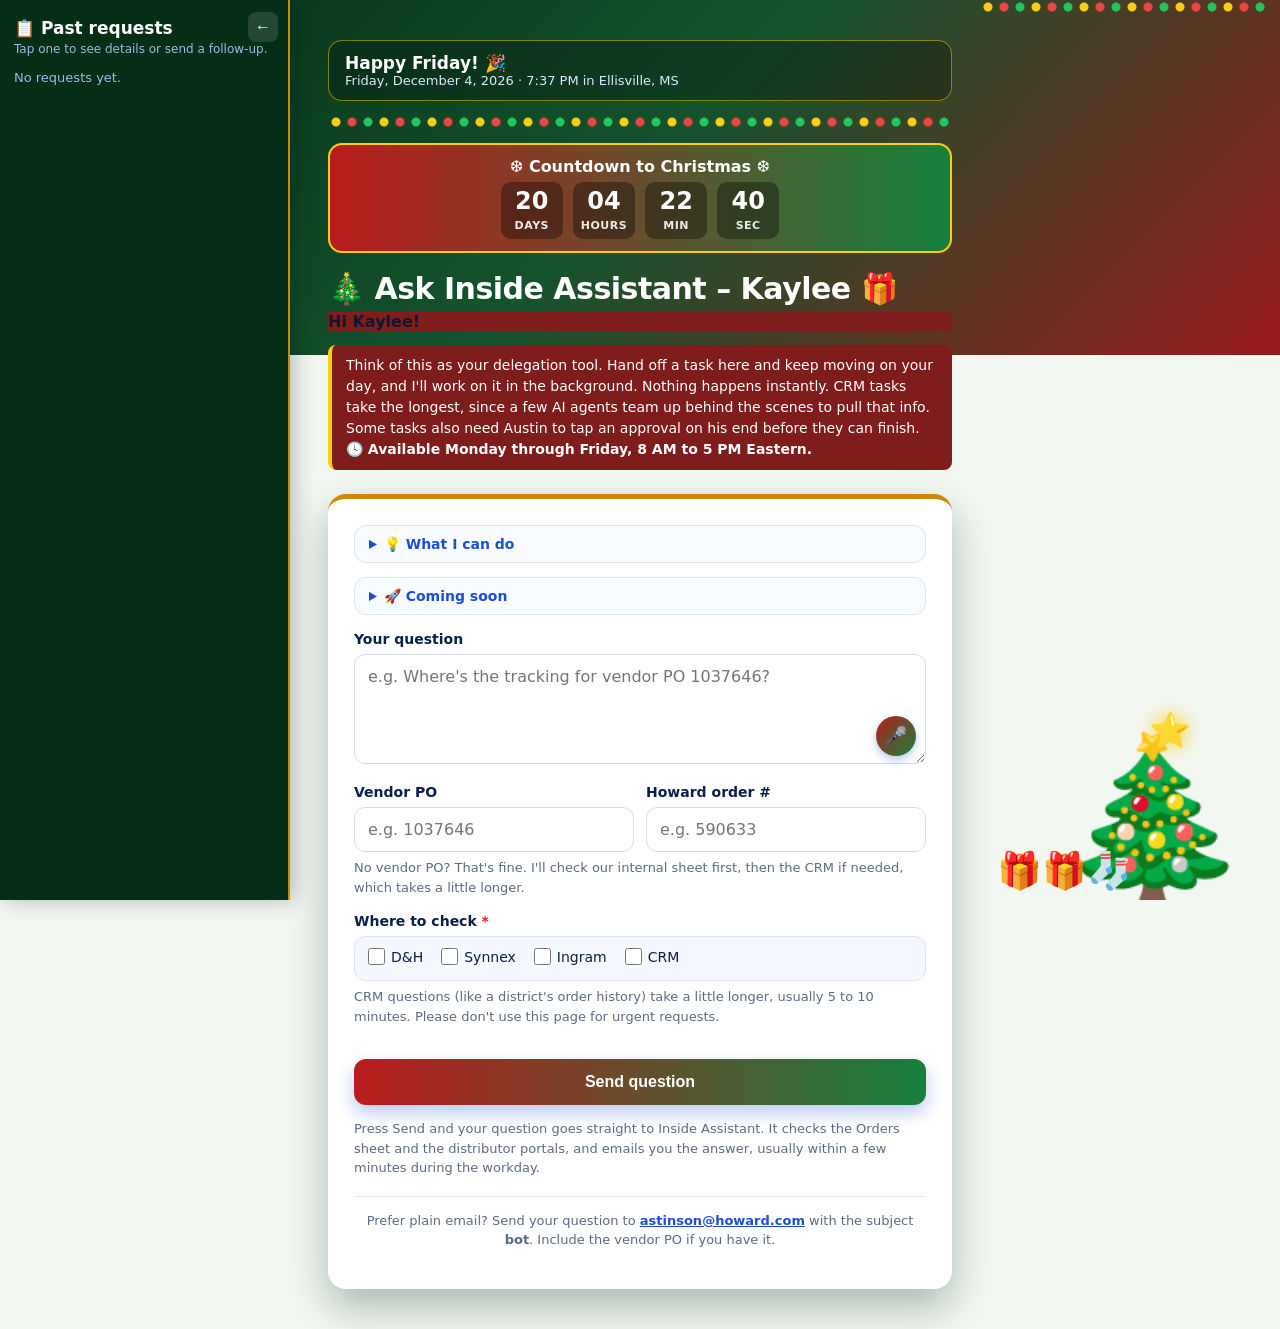
<file: ask-kaylee/index.html>
<!doctype html><html lang="en"><head><meta charset="utf-8"><meta http-equiv="Cache-Control" content="no-cache, no-store, must-revalidate"><meta http-equiv="Pragma" content="no-cache"><meta http-equiv="Expires" content="0"><meta name="viewport" content="width=device-width,initial-scale=1">
<title>Ask Inside Assistant – Kaylee</title>
<style>
:root{--g:#1d4ed8;--g2:#0ea5e9;--bg:#eef3fb}
*{box-sizing:border-box}body{margin:0;font-family:system-ui,-apple-system,Segoe UI,Roboto,sans-serif;background:linear-gradient(135deg,#0b1f4d,#1d4ed8) top/100% 260px no-repeat,var(--bg);color:#0f172a;min-height:100vh}
.wrap{max-width:660px;margin:0 auto;padding:40px 18px}
h1{margin:0 0 6px;font-size:30px;color:#fff;letter-spacing:-.5px}h1::before{content:"\26A1  ";}
p.sub{margin:0 0 26px;color:#fff;font-size:16px;line-height:1.5}
.card{background:#fff;border-radius:18px;box-shadow:0 18px 40px rgba(11,31,77,.22);padding:26px;border-top:5px solid var(--g2)}
label{display:block;font-weight:650;font-size:14px;margin:16px 0 7px;color:#0b1f4d}
input,textarea{width:100%;padding:12px 13px;border:1.5px solid #d4def0;border-radius:11px;font:inherit;transition:.15s}
input:focus,textarea:focus{outline:0;border-color:var(--g);box-shadow:0 0 0 4px rgba(29,78,216,.15)}
input[type=checkbox]{accent-color:var(--g);width:17px!important;height:17px}
textarea{min-height:110px;resize:vertical}.row{display:flex;gap:12px}.row>div{flex:1}
.chips{display:flex;flex-wrap:wrap;gap:8px;margin-top:4px}
.chip{border:1px solid #bfd3fb;background:#eaf1ff;color:var(--g);border-radius:999px;padding:8px 13px;font-size:13px;cursor:pointer;transition:.15s}
.chip:hover{background:var(--g);color:#fff;border-color:var(--g)}
.dist{background:#f5f8ff;border:1px solid #dbe5fb;border-radius:11px;padding:11px 13px}
button.go{margin-top:20px;width:100%;padding:14px;border:0;border-radius:12px;background:linear-gradient(90deg,var(--g),var(--g2));color:#fff;font-size:16px;font-weight:700;cursor:pointer;box-shadow:0 8px 18px rgba(29,78,216,.3);transition:.15s}
button.go:hover{transform:translateY(-1px);box-shadow:0 12px 24px rgba(29,78,216,.38)}
.note{font-size:13px;color:#5b6b85;margin-top:14px;line-height:1.5}
</style><style>
#hist{position:fixed;left:0;top:0;bottom:0;width:290px;background:#0b1f4d;color:#fff;overflow-y:auto;padding:18px 14px;z-index:20;transform:translateX(-100%);transition:.25s;box-shadow:4px 0 20px rgba(0,0,0,.25)}
#hist.open{transform:none}
#htog{position:fixed;left:12px;top:12px;z-index:21;background:#0ea5e9;color:#fff;border:0;border-radius:999px;padding:9px 14px;font-weight:700;font-size:14px;cursor:pointer;box-shadow:0 4px 12px rgba(0,0,0,.25)}
.hi{background:rgba(255,255,255,.08);border-radius:12px;padding:11px 12px;margin-bottom:10px;cursor:pointer;border:1px solid rgba(255,255,255,.12)}
.hi:hover{background:rgba(255,255,255,.15)}
.hi .d{font-size:11px;color:#9fb8e8}.hi .q{font-weight:600;font-size:14px;margin:3px 0}.hi .s{font-size:12.5px;color:#dbe7ff}
.st{display:inline-block;font-size:11px;font-weight:700;border-radius:999px;padding:2px 8px;margin-left:6px;background:#facc15;color:#422006}.st.done{background:#4ade80;color:#052e16}
.hd{display:none;margin-top:8px;font-size:13px;white-space:pre-wrap;color:#fff;border-top:1px solid rgba(255,255,255,.15);padding-top:8px}
.hi.x .hd{display:block}
.hdel{float:right;background:none;border:0;color:#9fb8e8;font-size:13px;line-height:1;padding:4px 6px;margin:-4px -6px 0 6px;cursor:pointer;border-radius:6px}.hdel:hover{color:#fff;background:rgba(255,255,255,.15)}
.fu{margin-top:8px;background:#0ea5e9;color:#fff;border:0;border-radius:8px;padding:6px 10px;font-size:12.5px;font-weight:700;cursor:pointer}
@media(min-width:1100px){#hist{transform:none}#htog{display:none}.wrap{margin-left:max(310px,calc(50% - 330px))}}
#hx{position:absolute;top:12px;right:10px;background:rgba(255,255,255,.12);border:0;color:#fff;border-radius:8px;width:30px;height:30px;font-size:16px;cursor:pointer}#hx:hover{background:rgba(255,255,255,.25)}body.hclosed #hist{transform:translateX(-100%)!important}body.hclosed #htog{display:block!important}body.hclosed .wrap{margin-left:auto!important}
@media(max-width:1099px){#hist{padding-top:64px}body:has(#hist.open) #htog{display:none}}</style><link rel="stylesheet" href="../theme.css?v=20261101t"></head><body><button id="htog" type="button">&#128203; Past requests</button><aside id="hist"><button id="hx" type="button" title="Hide">&#8592;</button><div style="font-weight:800;font-size:17px;margin:0 0 4px">&#128203; Past requests</div><div style="font-size:12px;color:#9fb8e8;margin-bottom:14px">Tap one to see details or send a follow-up.</div><div id="hlist"><div style="font-size:13px;color:#9fb8e8">Loading...</div></div></aside>
<script>(function(){var h=document.getElementById('hist');document.getElementById('htog').onclick=function(){h.classList.toggle('open')};
function esc(t){return String(t).replace(/[&<>"]/g,function(c){return{'&':'&amp;','<':'&lt;','>':'&gt;','"':'&quot;'}[c]})}
var K='fdLocalReq:'+location.pathname,SV=[];var KD='fdDelReq:'+location.pathname,ST=[];function DG(){try{return JSON.parse(localStorage.getItem(KD))||[]}catch(e){return[]}}function RK(r){return r.rid||(String(r.date).slice(0,10)+'|'+String(r.question).trim())}function NQ(t){return String(t||'').toLowerCase().replace(/[^a-z0-9$]+/g,' ').trim()}function FIN(r){return ST.some(function(x){if(x.rid&&r.rid&&x.rid===r.rid)return true;if(!x.question)return false;return NQ(x.question)===NQ(r.question)&&(!x.date||String(r.date).slice(0,10)===x.date)&&(!x.po||String(r.summary||'').indexOf('PO '+x.po)>=0)})}function LG(){try{return JSON.parse(localStorage.getItem(K))||[]}catch(e){return[]}}function LS(v){try{localStorage.setItem(K,JSON.stringify(v))}catch(e){}}
function REN(a){var L=document.getElementById('hlist');if(!a.length){L.innerHTML='<div style="font-size:13px;color:#9fb8e8">No requests yet.</div>';return}
var dl=DG();a=a.filter(function(r){return dl.indexOf(RK(r))<0}).map(function(r){return FIN(r)&&!/finished/i.test(r.status)?Object.assign({},r,{status:'\u2705 Finished'}):r});a.sort(function(x,y){return y.date<x.date?-1:1});L.innerHTML=a.map(function(r){var dn=/finished|done|sent|answered/i.test(r.status);return '<div class="hi" data-id="'+esc(r.id)+'" data-k="'+esc(RK(r))+'"><div class="d"><button class="hdel" type="button" title="Delete this request" aria-label="Delete this request">&#10005;</button>'+esc(r.date)+' &middot; '+esc(r.id)+'<span class="st'+(dn?' done':'')+'">'+esc(r.status)+'</span></div><div class="q">'+esc(r.question.length>70?r.question.slice(0,70)+'...':r.question)+'</div><div class="s">'+esc(r.summary)+'</div><div class="hd"><b>You asked:</b>\n'+esc(r.question)+(r.answer?'\n\n<b>Answer:</b>\n'+esc(r.answer):'')+'\n<button class="fu" type="button">Follow up on this</button></div></div>'}).join('');
L.querySelectorAll('.hi').forEach(function(el){el.onclick=function(e){if(e.target.classList.contains('hdel')){e.stopPropagation();if(confirm('Delete this request from your list?')){var v=DG();v.push(el.dataset.k);try{localStorage.setItem(KD,JSON.stringify(v))}catch(x){}MRG()}return}if(e.target.classList.contains('fu')){var q=document.getElementById('q');q.value='Follow-up on '+el.dataset.id+': ';window.FU=el.dataset.id;h.classList.remove('open');q.focus();q.scrollIntoView({behavior:'smooth',block:'center'});return}el.classList.toggle('x')}})}
function MRG(){var lc=LG().filter(function(l){return !SV.some(function(r){return String(r.question).trim()===String(l.question).trim()&&String(r.date).slice(0,10)===String(l.date).slice(0,10)})});LS(lc);REN(lc.concat(SV))}
window.HADD=function(e){var v=LG();v.push(e);LS(v);MRG()};
function GST(){fetch('status.json?'+Date.now(),{cache:'no-store'}).then(r=>r.json()).then(function(j){ST=j.finished||[];MRG()}).catch(function(){})}GST();setInterval(GST,60000);document.addEventListener('visibilitychange',function(){if(!document.hidden)GST()});fetch('history.json?'+Date.now()).then(r=>r.json()).then(function(a){SV=a;MRG()}).catch(function(){if(LG().length){MRG()}else document.getElementById('hlist').innerHTML='<div style="font-size:13px;color:#9fb8e8">Couldn\'t load past requests.</div>'})})();</script>
<div class="wrap">
<div id="hello" style="background:rgba(255,255,255,.12);border:1px solid rgba(255,255,255,.25);border-radius:14px;padding:12px 16px;margin:0 0 18px;color:#fff;display:flex;justify-content:space-between;align-items:center;gap:12px;flex-wrap:wrap"><div><div id="hmsg" style="font-weight:700;font-size:17px"></div><div id="hdt" style="font-size:13px;color:#dbe7ff"></div></div><div id="hwx" style="font-size:15px;font-weight:600;white-space:nowrap"></div></div>
<script>(function(){var tz="America/Chicago";function tick(){var n=new Date();var wd=n.toLocaleDateString("en-US",{weekday:"long",timeZone:tz});var hr=+n.toLocaleString("en-US",{hour:"numeric",hour12:false,timeZone:tz});var g=hr<12?"Good morning":hr<17?"Good afternoon":"Good evening";var m=wd==="Wednesday"?"Happy Hump Day! \uD83D\uDC2A":wd==="Friday"?"Happy Friday! \uD83C\uDF89":g+"!";document.getElementById("hmsg").textContent=m;document.getElementById("hdt").textContent=n.toLocaleDateString("en-US",{weekday:"long",month:"long",day:"numeric",year:"numeric",timeZone:tz})+" \u00B7 "+n.toLocaleTimeString("en-US",{hour:"numeric",minute:"2-digit",timeZone:tz})+" in Ellisville, MS";}tick();setInterval(tick,30000);
var ic={0:"\u2600\uFE0F",1:"\uD83C\uDF24\uFE0F",2:"\u26C5",3:"\u2601\uFE0F",45:"\uD83C\uDF2B\uFE0F",48:"\uD83C\uDF2B\uFE0F",51:"\uD83C\uDF26\uFE0F",53:"\uD83C\uDF26\uFE0F",55:"\uD83C\uDF26\uFE0F",61:"\uD83C\uDF27\uFE0F",63:"\uD83C\uDF27\uFE0F",65:"\uD83C\uDF27\uFE0F",80:"\uD83C\uDF26\uFE0F",81:"\uD83C\uDF27\uFE0F",82:"\uD83C\uDF27\uFE0F",95:"\u26C8\uFE0F",96:"\u26C8\uFE0F",99:"\u26C8\uFE0F"};
fetch("https://api.open-meteo.com/v1/forecast?latitude=31.6038&longitude=-89.1956&current=temperature_2m,weather_code&daily=temperature_2m_max,temperature_2m_min&temperature_unit=fahrenheit&timezone=America%2FChicago&forecast_days=1").then(r=>r.json()).then(d=>{var c=d.current;document.getElementById("hwx").textContent=(ic[c.weather_code]||"\uD83C\uDF21\uFE0F")+" "+Math.round(c.temperature_2m)+"\u00B0F \u00B7 H "+Math.round(d.daily.temperature_2m_max[0])+"\u00B0 L "+Math.round(d.daily.temperature_2m_min[0])+"\u00B0";}).catch(()=>{});})();</script>
<div id="cd" aria-live="off"></div>
<h1>Ask Inside Assistant – Kaylee</h1><p style="margin:2px 0 10px;font-size:16px;font-weight:600">Hi Kaylee!</p>
<p style="margin:14px 0 24px;color:#fff;background:#1e3a8a;border-left:4px solid #0ea5e9;border-radius:8px;padding:10px 14px;font-size:14px;line-height:1.5">Think of this as your delegation tool. Hand off a task here and keep moving on your day, and I'll work on it in the background. Nothing happens instantly. CRM tasks take the longest, since a few AI agents team up behind the scenes to pull that info. Some tasks also need Austin to tap an approval on his end before they can finish.<br><b>&#128339; Available Monday through Friday, 8 AM to 5 PM Eastern.</b></p>
<div class="card">
<details class="cando" style="margin:0 0 14px;border:1px solid #dbe4f3;border-radius:12px;padding:10px 14px;background:#f8fbff"><summary style="cursor:pointer;font-weight:700;color:#1d4ed8;font-size:14px">&#128161; What I can do</summary><ul style="margin:8px 0 2px;padding-left:20px;font-size:14px;line-height:1.7;color:#334155">
<li>Order status, tracking, delivery and serial numbers</li>
<li>Why an order is on hold and what's still open on a PO</li>
<li>Check D&amp;H, Synnex and Ingram for shipping details</li>
<li>District order history from the CRM</li>
<li>Build spreadsheets with whatever information you need.</li>
<li>Build pipelines, like open quotes and upcoming orders by district</li>
<li>Enter CRM notes for you (they'll show as entered by Austin)</li>
</ul></details><details class="soon" style="margin:0 0 14px;border:1px solid #dbe4f3;border-radius:12px;padding:10px 14px;background:#f8fbff"><summary style="cursor:pointer;font-weight:700;color:#1d4ed8;font-size:14px">&#128640; Coming soon</summary><ul style="margin:8px 0 2px;padding-left:20px;font-size:14px;line-height:1.7;color:#334155"><li>Deal registration automation (Acer first)</li><li>Smartsheet automation</li></ul></details><label for="q">Your question</label>
<div style="position:relative"><textarea id="q" placeholder="e.g. Where's the tracking for vendor PO 1037646?"></textarea><button type="button" id="mic" title="Speak your question" style="position:absolute;right:10px;bottom:12px;width:40px;height:40px;border-radius:50%;border:0;background:linear-gradient(135deg,#1d4ed8,#0ea5e9);color:#fff;font-size:18px;cursor:pointer;box-shadow:0 4px 10px rgba(29,78,216,.3)">&#127908;</button></div><div id="micmsg" class="note" style="margin-top:6px;display:none"></div>
<div class="row"><div><label for="p">Vendor PO</label><input id="p" placeholder="e.g. 1037646"></div><div><label for="ho">Howard order #</label><input id="ho" placeholder="e.g. 590633"></div></div><p class="note" style="margin-top:6px">No vendor PO? That's fine. I'll check our internal sheet first, then the CRM if needed, which takes a little longer.</p>
<label>Where to check <span style="color:#dc2626">*</span></label><div class="dist"><label style="display:inline-flex;align-items:center;gap:6px;font-weight:400;margin:0 18px 0 0"><input type="checkbox" name="dist" value="D&H" style="width:auto;margin:0">D&amp;H</label><label style="display:inline-flex;align-items:center;gap:6px;font-weight:400;margin:0 18px 0 0"><input type="checkbox" name="dist" value="Synnex" style="width:auto;margin:0">Synnex</label><label style="display:inline-flex;align-items:center;gap:6px;font-weight:400;margin:0 18px 0 0"><input type="checkbox" name="dist" value="Ingram" style="width:auto;margin:0">Ingram</label><label style="display:inline-flex;align-items:center;gap:6px;font-weight:400;margin:0 18px 0 0"><input type="checkbox" name="dist" value="CRM" style="width:auto;margin:0">CRM</label></div><div id="distwarn" class="note" style="display:none;color:#dc2626;font-weight:600;margin-top:6px">Please check at least one box.</div><p class="note" style="margin-top:6px">CRM questions (like a district's order history) take a little longer, usually 5 to 10 minutes. Please don't use this page for urgent requests.</p>
<button class="go" id="go">Send question</button>
<p class="note">Press Send and your question goes straight to Inside Assistant. It checks the Orders sheet and the distributor portals, and emails you the answer, usually within a few minutes during the workday.</p><p class="note" style="text-align:center;margin-top:18px;padding-top:14px;border-top:1px solid #e3eaf7">Prefer plain email? Send your question to <a href="mailto:astinson@howard.com?subject=bot" style="color:#1d4ed8;font-weight:600">astinson@howard.com</a> with the subject <b>bot</b>. Include the vendor PO if you have it.</p>
</div></div>
<script>
document.querySelectorAll('.chip').forEach(c=>c.onclick=()=>{q.value=c.textContent;q.focus()});
go.onclick=()=>{const t=q.value.trim();if(!t){q.focus();return}if(!document.querySelector('input[name=dist]:checked')){var w=document.getElementById('distwarn');w.style.display='block';document.querySelector('.dist').scrollIntoView({behavior:'smooth',block:'center'});return}document.getElementById('distwarn').style.display='none';
let b=t+"\n";if(p.value.trim())b+="\nVendor PO: "+p.value.trim();var hv=document.getElementById("ho").value.trim();if(hv)b+="\nHoward order: "+hv;var dv=[...document.querySelectorAll('input[name=dist]:checked')].map(x=>x.value).join(", ");if(dv)b+="\nCheck: "+dv;
b+="\n\n(sent from Ask Inside Assistant)";
var rid="S-"+Date.now().toString(36).toUpperCase();go.disabled=true;go.textContent="Sending...";fetch("https://formsubmit.co/ajax/howard-mailwatch@mail.grokbot.com",{method:"POST",headers:{"Content-Type":"application/json","Accept":"application/json"},body:JSON.stringify({_subject:"bot",_template:"basic",_captcha:"false",From:"Kaylee",Question:b,"Follow-up to":window.FU||"new request","Request ID":rid})}).then(r=>r.json()).then(j=>{if(String(j.success)!=="true")throw 0}).catch(function(){try{location.href="mailto:astinson@howard.com?subject=bot&body="+encodeURIComponent("From: Kaylee\nRequest ID: "+rid+(window.FU?"\nFollow-up to: "+window.FU:"")+"\n\n"+b)}catch(e){}}).then(()=>{go.textContent="Sent \u2713";try{var nd=new Date(),pt=function(o){return nd.toLocaleString("en-US",Object.assign({timeZone:"America/New_York"},o))},ds=pt({year:"numeric"})+"-"+pt({month:"2-digit"})+"-"+pt({day:"2-digit"})+" "+pt({hour:"numeric",minute:"2-digit"})+" ET",sm=[p.value.trim()?"PO "+p.value.trim():"",hv?"Howard order "+hv:"",dv?"Check: "+dv:""].filter(Boolean).join(" \u00B7 ");window.HADD&&window.HADD({rid:rid,id:window.FU?"Follow-up "+window.FU:"New",date:ds,question:t,check:dv,status:"Submitted, awaiting answer",summary:sm})}catch(e){}q.value="";p.value="";document.getElementById("ho").value="";setTimeout(()=>{go.disabled=false;go.textContent="Send question"},4000)}).catch(()=>{go.disabled=false;go.textContent="Send question"});};
</script><script>(function(){var R=window.SpeechRecognition||window.webkitSpeechRecognition,b=document.getElementById('mic'),m=document.getElementById('micmsg'),q=document.getElementById('q');
if(!R){b.onclick=function(){m.style.display='block';m.textContent="Voice input isn't supported in this browser. Try Chrome, Edge or Safari, or use your phone keyboard's mic.";};return;}
var r=new R(),on=false,base='';r.lang='en-US';r.interimResults=true;r.continuous=true;
r.onresult=function(e){var t='';for(var i=0;i<e.results.length;i++)t+=e.results[i][0].transcript;q.value=(base?base+' ':'')+t;};
r.onend=function(){on=false;b.style.background='linear-gradient(135deg,#1d4ed8,#0ea5e9)';m.style.display='none';};
r.onerror=function(e){m.style.display='block';m.textContent='Mic error: '+e.error+'. Check that the browser has microphone permission.';};
b.onclick=function(){if(on){r.stop();return;}base=q.value.trim();r.start();on=true;b.style.background='#dc2626';m.style.display='block';m.textContent='Listening... tap the mic again when you\'re done.';};})();</script><script>(function(){var b=document.body,h=document.getElementById('hist');document.getElementById('hx').onclick=function(){h.classList.remove('open');if(innerWidth>=1100)b.classList.add('hclosed')};document.getElementById('htog').addEventListener('click',function(){if(b.classList.contains('hclosed')){b.classList.remove('hclosed');h.classList.remove('open')}})})();</script><script src="../theme.js?v=20261101t"></script></body></html>
</file>
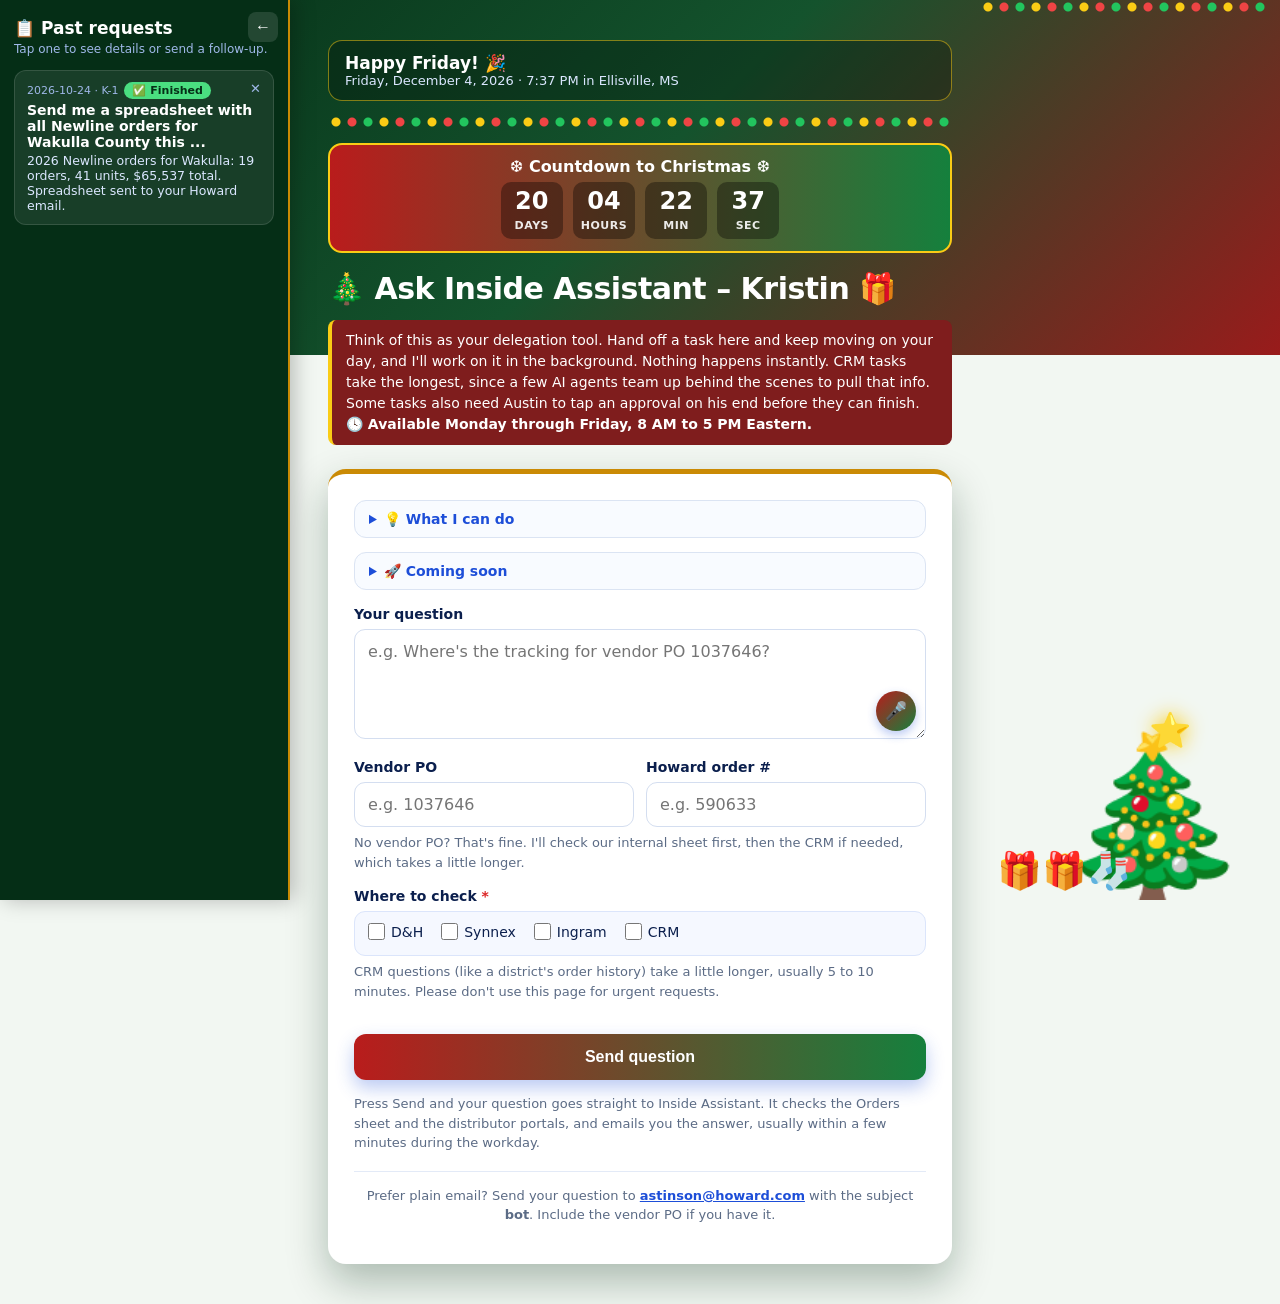
<file: ask-kristin/index.html>
<!doctype html><html lang="en"><head><meta charset="utf-8"><meta http-equiv="Cache-Control" content="no-cache, no-store, must-revalidate"><meta http-equiv="Pragma" content="no-cache"><meta http-equiv="Expires" content="0"><meta name="viewport" content="width=device-width,initial-scale=1">
<title>Ask Inside Assistant – Kristin</title>
<style>
:root{--g:#1d4ed8;--g2:#0ea5e9;--bg:#eef3fb}
*{box-sizing:border-box}body{margin:0;font-family:system-ui,-apple-system,Segoe UI,Roboto,sans-serif;background:linear-gradient(135deg,#0b1f4d,#1d4ed8) top/100% 260px no-repeat,var(--bg);color:#0f172a;min-height:100vh}
.wrap{max-width:660px;margin:0 auto;padding:40px 18px}
h1{margin:0 0 6px;font-size:30px;color:#fff;letter-spacing:-.5px}h1::before{content:"\26A1  ";}
p.sub{margin:0 0 26px;color:#fff;font-size:16px;line-height:1.5}
.card{background:#fff;border-radius:18px;box-shadow:0 18px 40px rgba(11,31,77,.22);padding:26px;border-top:5px solid var(--g2)}
label{display:block;font-weight:650;font-size:14px;margin:16px 0 7px;color:#0b1f4d}
input,textarea{width:100%;padding:12px 13px;border:1.5px solid #d4def0;border-radius:11px;font:inherit;transition:.15s}
input:focus,textarea:focus{outline:0;border-color:var(--g);box-shadow:0 0 0 4px rgba(29,78,216,.15)}
input[type=checkbox]{accent-color:var(--g);width:17px!important;height:17px}
textarea{min-height:110px;resize:vertical}.row{display:flex;gap:12px}.row>div{flex:1}
.chips{display:flex;flex-wrap:wrap;gap:8px;margin-top:4px}
.chip{border:1px solid #bfd3fb;background:#eaf1ff;color:var(--g);border-radius:999px;padding:8px 13px;font-size:13px;cursor:pointer;transition:.15s}
.chip:hover{background:var(--g);color:#fff;border-color:var(--g)}
.dist{background:#f5f8ff;border:1px solid #dbe5fb;border-radius:11px;padding:11px 13px}
button.go{margin-top:20px;width:100%;padding:14px;border:0;border-radius:12px;background:linear-gradient(90deg,var(--g),var(--g2));color:#fff;font-size:16px;font-weight:700;cursor:pointer;box-shadow:0 8px 18px rgba(29,78,216,.3);transition:.15s}
button.go:hover{transform:translateY(-1px);box-shadow:0 12px 24px rgba(29,78,216,.38)}
.note{font-size:13px;color:#5b6b85;margin-top:14px;line-height:1.5}
</style><style>
#hist{position:fixed;left:0;top:0;bottom:0;width:290px;background:#0b1f4d;color:#fff;overflow-y:auto;padding:18px 14px;z-index:20;transform:translateX(-100%);transition:.25s;box-shadow:4px 0 20px rgba(0,0,0,.25)}
#hist.open{transform:none}
#htog{position:fixed;left:12px;top:12px;z-index:21;background:#0ea5e9;color:#fff;border:0;border-radius:999px;padding:9px 14px;font-weight:700;font-size:14px;cursor:pointer;box-shadow:0 4px 12px rgba(0,0,0,.25)}
.hi{background:rgba(255,255,255,.08);border-radius:12px;padding:11px 12px;margin-bottom:10px;cursor:pointer;border:1px solid rgba(255,255,255,.12)}
.hi:hover{background:rgba(255,255,255,.15)}
.hi .d{font-size:11px;color:#9fb8e8}.hi .q{font-weight:600;font-size:14px;margin:3px 0}.hi .s{font-size:12.5px;color:#dbe7ff}
.st{display:inline-block;font-size:11px;font-weight:700;border-radius:999px;padding:2px 8px;margin-left:6px;background:#facc15;color:#422006}.st.done{background:#4ade80;color:#052e16}
.hd{display:none;margin-top:8px;font-size:13px;white-space:pre-wrap;color:#fff;border-top:1px solid rgba(255,255,255,.15);padding-top:8px}
.hi.x .hd{display:block}
.hdel{float:right;background:none;border:0;color:#9fb8e8;font-size:13px;line-height:1;padding:4px 6px;margin:-4px -6px 0 6px;cursor:pointer;border-radius:6px}.hdel:hover{color:#fff;background:rgba(255,255,255,.15)}
.fu{margin-top:8px;background:#0ea5e9;color:#fff;border:0;border-radius:8px;padding:6px 10px;font-size:12.5px;font-weight:700;cursor:pointer}
@media(min-width:1100px){#hist{transform:none}#htog{display:none}.wrap{margin-left:max(310px,calc(50% - 330px))}}
#hx{position:absolute;top:12px;right:10px;background:rgba(255,255,255,.12);border:0;color:#fff;border-radius:8px;width:30px;height:30px;font-size:16px;cursor:pointer}#hx:hover{background:rgba(255,255,255,.25)}body.hclosed #hist{transform:translateX(-100%)!important}body.hclosed #htog{display:block!important}body.hclosed .wrap{margin-left:auto!important}
@media(max-width:1099px){#hist{padding-top:64px}body:has(#hist.open) #htog{display:none}}</style><link rel="stylesheet" href="../theme.css?v=20261101t"></head><body><button id="htog" type="button">&#128203; Past requests</button><aside id="hist"><button id="hx" type="button" title="Hide">&#8592;</button><div style="font-weight:800;font-size:17px;margin:0 0 4px">&#128203; Past requests</div><div style="font-size:12px;color:#9fb8e8;margin-bottom:14px">Tap one to see details or send a follow-up.</div><div id="hlist"><div style="font-size:13px;color:#9fb8e8">Loading...</div></div></aside>
<script>(function(){var h=document.getElementById('hist');document.getElementById('htog').onclick=function(){h.classList.toggle('open')};
function esc(t){return String(t).replace(/[&<>"]/g,function(c){return{'&':'&amp;','<':'&lt;','>':'&gt;','"':'&quot;'}[c]})}
var K='fdLocalReq:'+location.pathname,SV=[];var KD='fdDelReq:'+location.pathname,ST=[];function DG(){try{return JSON.parse(localStorage.getItem(KD))||[]}catch(e){return[]}}function RK(r){return r.rid||(String(r.date).slice(0,10)+'|'+String(r.question).trim())}function NQ(t){return String(t||'').toLowerCase().replace(/[^a-z0-9$]+/g,' ').trim()}function FIN(r){return ST.some(function(x){if(x.rid&&r.rid&&x.rid===r.rid)return true;if(!x.question)return false;return NQ(x.question)===NQ(r.question)&&(!x.date||String(r.date).slice(0,10)===x.date)&&(!x.po||String(r.summary||'').indexOf('PO '+x.po)>=0)})}function LG(){try{return JSON.parse(localStorage.getItem(K))||[]}catch(e){return[]}}function LS(v){try{localStorage.setItem(K,JSON.stringify(v))}catch(e){}}
function REN(a){var L=document.getElementById('hlist');if(!a.length){L.innerHTML='<div style="font-size:13px;color:#9fb8e8">No requests yet.</div>';return}
var dl=DG();a=a.filter(function(r){return dl.indexOf(RK(r))<0}).map(function(r){return FIN(r)&&!/finished/i.test(r.status)?Object.assign({},r,{status:'\u2705 Finished'}):r});a.sort(function(x,y){return y.date<x.date?-1:1});L.innerHTML=a.map(function(r){var dn=/finished|done|sent|answered/i.test(r.status);return '<div class="hi" data-id="'+esc(r.id)+'" data-k="'+esc(RK(r))+'"><div class="d"><button class="hdel" type="button" title="Delete this request" aria-label="Delete this request">&#10005;</button>'+esc(r.date)+' &middot; '+esc(r.id)+'<span class="st'+(dn?' done':'')+'">'+esc(r.status)+'</span></div><div class="q">'+esc(r.question.length>70?r.question.slice(0,70)+'...':r.question)+'</div><div class="s">'+esc(r.summary)+'</div><div class="hd"><b>You asked:</b>\n'+esc(r.question)+(r.answer?'\n\n<b>Answer:</b>\n'+esc(r.answer):'')+'\n<button class="fu" type="button">Follow up on this</button></div></div>'}).join('');
L.querySelectorAll('.hi').forEach(function(el){el.onclick=function(e){if(e.target.classList.contains('hdel')){e.stopPropagation();if(confirm('Delete this request from your list?')){var v=DG();v.push(el.dataset.k);try{localStorage.setItem(KD,JSON.stringify(v))}catch(x){}MRG()}return}if(e.target.classList.contains('fu')){var q=document.getElementById('q');q.value='Follow-up on '+el.dataset.id+': ';window.FU=el.dataset.id;h.classList.remove('open');q.focus();q.scrollIntoView({behavior:'smooth',block:'center'});return}el.classList.toggle('x')}})}
function MRG(){var lc=LG().filter(function(l){return !SV.some(function(r){return String(r.question).trim()===String(l.question).trim()&&String(r.date).slice(0,10)===String(l.date).slice(0,10)})});LS(lc);REN(lc.concat(SV))}
window.HADD=function(e){var v=LG();v.push(e);LS(v);MRG()};
function GST(){fetch('status.json?'+Date.now(),{cache:'no-store'}).then(r=>r.json()).then(function(j){ST=j.finished||[];MRG()}).catch(function(){})}GST();setInterval(GST,60000);document.addEventListener('visibilitychange',function(){if(!document.hidden)GST()});fetch('history.json?'+Date.now()).then(r=>r.json()).then(function(a){SV=a;MRG()}).catch(function(){if(LG().length){MRG()}else document.getElementById('hlist').innerHTML='<div style="font-size:13px;color:#9fb8e8">Couldn\'t load past requests.</div>'})})();</script>
<div class="wrap">
<div id="hello" style="background:rgba(255,255,255,.12);border:1px solid rgba(255,255,255,.25);border-radius:14px;padding:12px 16px;margin:0 0 18px;color:#fff;display:flex;justify-content:space-between;align-items:center;gap:12px;flex-wrap:wrap"><div><div id="hmsg" style="font-weight:700;font-size:17px"></div><div id="hdt" style="font-size:13px;color:#dbe7ff"></div></div><div id="hwx" style="font-size:15px;font-weight:600;white-space:nowrap"></div></div>
<script>(function(){var tz="America/Chicago";function tick(){var n=new Date();var wd=n.toLocaleDateString("en-US",{weekday:"long",timeZone:tz});var hr=+n.toLocaleString("en-US",{hour:"numeric",hour12:false,timeZone:tz});var g=hr<12?"Good morning":hr<17?"Good afternoon":"Good evening";var m=wd==="Wednesday"?"Happy Hump Day! \uD83D\uDC2A":wd==="Friday"?"Happy Friday! \uD83C\uDF89":g+"!";document.getElementById("hmsg").textContent=m;document.getElementById("hdt").textContent=n.toLocaleDateString("en-US",{weekday:"long",month:"long",day:"numeric",year:"numeric",timeZone:tz})+" \u00B7 "+n.toLocaleTimeString("en-US",{hour:"numeric",minute:"2-digit",timeZone:tz})+" in Ellisville, MS";}tick();setInterval(tick,30000);
var ic={0:"\u2600\uFE0F",1:"\uD83C\uDF24\uFE0F",2:"\u26C5",3:"\u2601\uFE0F",45:"\uD83C\uDF2B\uFE0F",48:"\uD83C\uDF2B\uFE0F",51:"\uD83C\uDF26\uFE0F",53:"\uD83C\uDF26\uFE0F",55:"\uD83C\uDF26\uFE0F",61:"\uD83C\uDF27\uFE0F",63:"\uD83C\uDF27\uFE0F",65:"\uD83C\uDF27\uFE0F",80:"\uD83C\uDF26\uFE0F",81:"\uD83C\uDF27\uFE0F",82:"\uD83C\uDF27\uFE0F",95:"\u26C8\uFE0F",96:"\u26C8\uFE0F",99:"\u26C8\uFE0F"};
fetch("https://api.open-meteo.com/v1/forecast?latitude=31.6038&longitude=-89.1956&current=temperature_2m,weather_code&daily=temperature_2m_max,temperature_2m_min&temperature_unit=fahrenheit&timezone=America%2FChicago&forecast_days=1").then(r=>r.json()).then(d=>{var c=d.current;document.getElementById("hwx").textContent=(ic[c.weather_code]||"\uD83C\uDF21\uFE0F")+" "+Math.round(c.temperature_2m)+"\u00B0F \u00B7 H "+Math.round(d.daily.temperature_2m_max[0])+"\u00B0 L "+Math.round(d.daily.temperature_2m_min[0])+"\u00B0";}).catch(()=>{});})();</script>
<div id="cd" aria-live="off"></div>
<h1>Ask Inside Assistant – Kristin</h1>
<p style="margin:14px 0 24px;color:#fff;background:#1e3a8a;border-left:4px solid #0ea5e9;border-radius:8px;padding:10px 14px;font-size:14px;line-height:1.5">Think of this as your delegation tool. Hand off a task here and keep moving on your day, and I'll work on it in the background. Nothing happens instantly. CRM tasks take the longest, since a few AI agents team up behind the scenes to pull that info. Some tasks also need Austin to tap an approval on his end before they can finish.<br><b>&#128339; Available Monday through Friday, 8 AM to 5 PM Eastern.</b></p>
<div class="card">
<details class="cando" style="margin:0 0 14px;border:1px solid #dbe4f3;border-radius:12px;padding:10px 14px;background:#f8fbff"><summary style="cursor:pointer;font-weight:700;color:#1d4ed8;font-size:14px">&#128161; What I can do</summary><ul style="margin:8px 0 2px;padding-left:20px;font-size:14px;line-height:1.7;color:#334155">
<li>Order status, tracking, delivery and serial numbers</li>
<li>Why an order is on hold and what's still open on a PO</li>
<li>Check D&amp;H, Synnex and Ingram for shipping details</li>
<li>District order history from the CRM</li>
<li>Build spreadsheets with whatever information you need.</li>
<li>Build pipelines, like open quotes and upcoming orders by district</li>
<li>Enter CRM notes for you (they'll show as entered by Austin)</li>
</ul></details><details class="soon" style="margin:0 0 14px;border:1px solid #dbe4f3;border-radius:12px;padding:10px 14px;background:#f8fbff"><summary style="cursor:pointer;font-weight:700;color:#1d4ed8;font-size:14px">&#128640; Coming soon</summary><ul style="margin:8px 0 2px;padding-left:20px;font-size:14px;line-height:1.7;color:#334155"><li>Deal registration automation (Acer first)</li><li>Smartsheet automation</li></ul></details><label for="q">Your question</label>
<div style="position:relative"><textarea id="q" placeholder="e.g. Where's the tracking for vendor PO 1037646?"></textarea><button type="button" id="mic" title="Speak your question" style="position:absolute;right:10px;bottom:12px;width:40px;height:40px;border-radius:50%;border:0;background:linear-gradient(135deg,#1d4ed8,#0ea5e9);color:#fff;font-size:18px;cursor:pointer;box-shadow:0 4px 10px rgba(29,78,216,.3)">&#127908;</button></div><div id="micmsg" class="note" style="margin-top:6px;display:none"></div>
<div class="row"><div><label for="p">Vendor PO</label><input id="p" placeholder="e.g. 1037646"></div><div><label for="ho">Howard order #</label><input id="ho" placeholder="e.g. 590633"></div></div><p class="note" style="margin-top:6px">No vendor PO? That's fine. I'll check our internal sheet first, then the CRM if needed, which takes a little longer.</p>
<label>Where to check <span style="color:#dc2626">*</span></label><div class="dist"><label style="display:inline-flex;align-items:center;gap:6px;font-weight:400;margin:0 18px 0 0"><input type="checkbox" name="dist" value="D&H" style="width:auto;margin:0">D&amp;H</label><label style="display:inline-flex;align-items:center;gap:6px;font-weight:400;margin:0 18px 0 0"><input type="checkbox" name="dist" value="Synnex" style="width:auto;margin:0">Synnex</label><label style="display:inline-flex;align-items:center;gap:6px;font-weight:400;margin:0 18px 0 0"><input type="checkbox" name="dist" value="Ingram" style="width:auto;margin:0">Ingram</label><label style="display:inline-flex;align-items:center;gap:6px;font-weight:400;margin:0 18px 0 0"><input type="checkbox" name="dist" value="CRM" style="width:auto;margin:0">CRM</label></div><div id="distwarn" class="note" style="display:none;color:#dc2626;font-weight:600;margin-top:6px">Please check at least one box.</div><p class="note" style="margin-top:6px">CRM questions (like a district's order history) take a little longer, usually 5 to 10 minutes. Please don't use this page for urgent requests.</p>
<button class="go" id="go">Send question</button>
<p class="note">Press Send and your question goes straight to Inside Assistant. It checks the Orders sheet and the distributor portals, and emails you the answer, usually within a few minutes during the workday.</p><p class="note" style="text-align:center;margin-top:18px;padding-top:14px;border-top:1px solid #e3eaf7">Prefer plain email? Send your question to <a href="mailto:astinson@howard.com?subject=bot" style="color:#1d4ed8;font-weight:600">astinson@howard.com</a> with the subject <b>bot</b>. Include the vendor PO if you have it.</p>
</div></div>
<script>
document.querySelectorAll('.chip').forEach(c=>c.onclick=()=>{q.value=c.textContent;q.focus()});
go.onclick=()=>{const t=q.value.trim();if(!t){q.focus();return}if(!document.querySelector('input[name=dist]:checked')){var w=document.getElementById('distwarn');w.style.display='block';document.querySelector('.dist').scrollIntoView({behavior:'smooth',block:'center'});return}document.getElementById('distwarn').style.display='none';
let b=t+"\n";if(p.value.trim())b+="\nVendor PO: "+p.value.trim();var hv=document.getElementById("ho").value.trim();if(hv)b+="\nHoward order: "+hv;var dv=[...document.querySelectorAll('input[name=dist]:checked')].map(x=>x.value).join(", ");if(dv)b+="\nCheck: "+dv;
b+="\n\n(sent from Ask Inside Assistant)";
var rid="F-"+Date.now().toString(36).toUpperCase();go.disabled=true;go.textContent="Sending...";fetch("https://formsubmit.co/ajax/howard-mailwatch@mail.grokbot.com",{method:"POST",headers:{"Content-Type":"application/json","Accept":"application/json"},body:JSON.stringify({_subject:"bot",_template:"basic",_captcha:"false",From:"Kristin",Question:b,"Follow-up to":window.FU||"new request","Request ID":rid})}).then(r=>r.json()).then(j=>{if(String(j.success)!=="true")throw 0}).catch(function(){try{location.href="mailto:astinson@howard.com?subject=bot&body="+encodeURIComponent("From: Kristin\nRequest ID: "+rid+(window.FU?"\nFollow-up to: "+window.FU:"")+"\n\n"+b)}catch(e){}}).then(()=>{go.textContent="Sent \u2713";try{var nd=new Date(),pt=function(o){return nd.toLocaleString("en-US",Object.assign({timeZone:"America/New_York"},o))},ds=pt({year:"numeric"})+"-"+pt({month:"2-digit"})+"-"+pt({day:"2-digit"})+" "+pt({hour:"numeric",minute:"2-digit"})+" ET",sm=[p.value.trim()?"PO "+p.value.trim():"",hv?"Howard order "+hv:"",dv?"Check: "+dv:""].filter(Boolean).join(" \u00B7 ");window.HADD&&window.HADD({rid:rid,id:window.FU?"Follow-up "+window.FU:"New",date:ds,question:t,check:dv,status:"Submitted, awaiting answer",summary:sm})}catch(e){}q.value="";p.value="";document.getElementById("ho").value="";setTimeout(()=>{go.disabled=false;go.textContent="Send question"},4000)}).catch(()=>{go.disabled=false;go.textContent="Send question"});};
</script><script>(function(){var R=window.SpeechRecognition||window.webkitSpeechRecognition,b=document.getElementById('mic'),m=document.getElementById('micmsg'),q=document.getElementById('q');
if(!R){b.onclick=function(){m.style.display='block';m.textContent="Voice input isn't supported in this browser. Try Chrome, Edge or Safari, or use your phone keyboard's mic.";};return;}
var r=new R(),on=false,base='';r.lang='en-US';r.interimResults=true;r.continuous=true;
r.onresult=function(e){var t='';for(var i=0;i<e.results.length;i++)t+=e.results[i][0].transcript;q.value=(base?base+' ':'')+t;};
r.onend=function(){on=false;b.style.background='linear-gradient(135deg,#1d4ed8,#0ea5e9)';m.style.display='none';};
r.onerror=function(e){m.style.display='block';m.textContent='Mic error: '+e.error+'. Check that the browser has microphone permission.';};
b.onclick=function(){if(on){r.stop();return;}base=q.value.trim();r.start();on=true;b.style.background='#dc2626';m.style.display='block';m.textContent='Listening... tap the mic again when you\'re done.';};})();</script><script>(function(){var b=document.body,h=document.getElementById('hist');document.getElementById('hx').onclick=function(){h.classList.remove('open');if(innerWidth>=1100)b.classList.add('hclosed')};document.getElementById('htog').addEventListener('click',function(){if(b.classList.contains('hclosed')){b.classList.remove('hclosed');h.classList.remove('open')}})})();</script><script src="../theme.js?v=20261101t"></script></body></html>
</file>
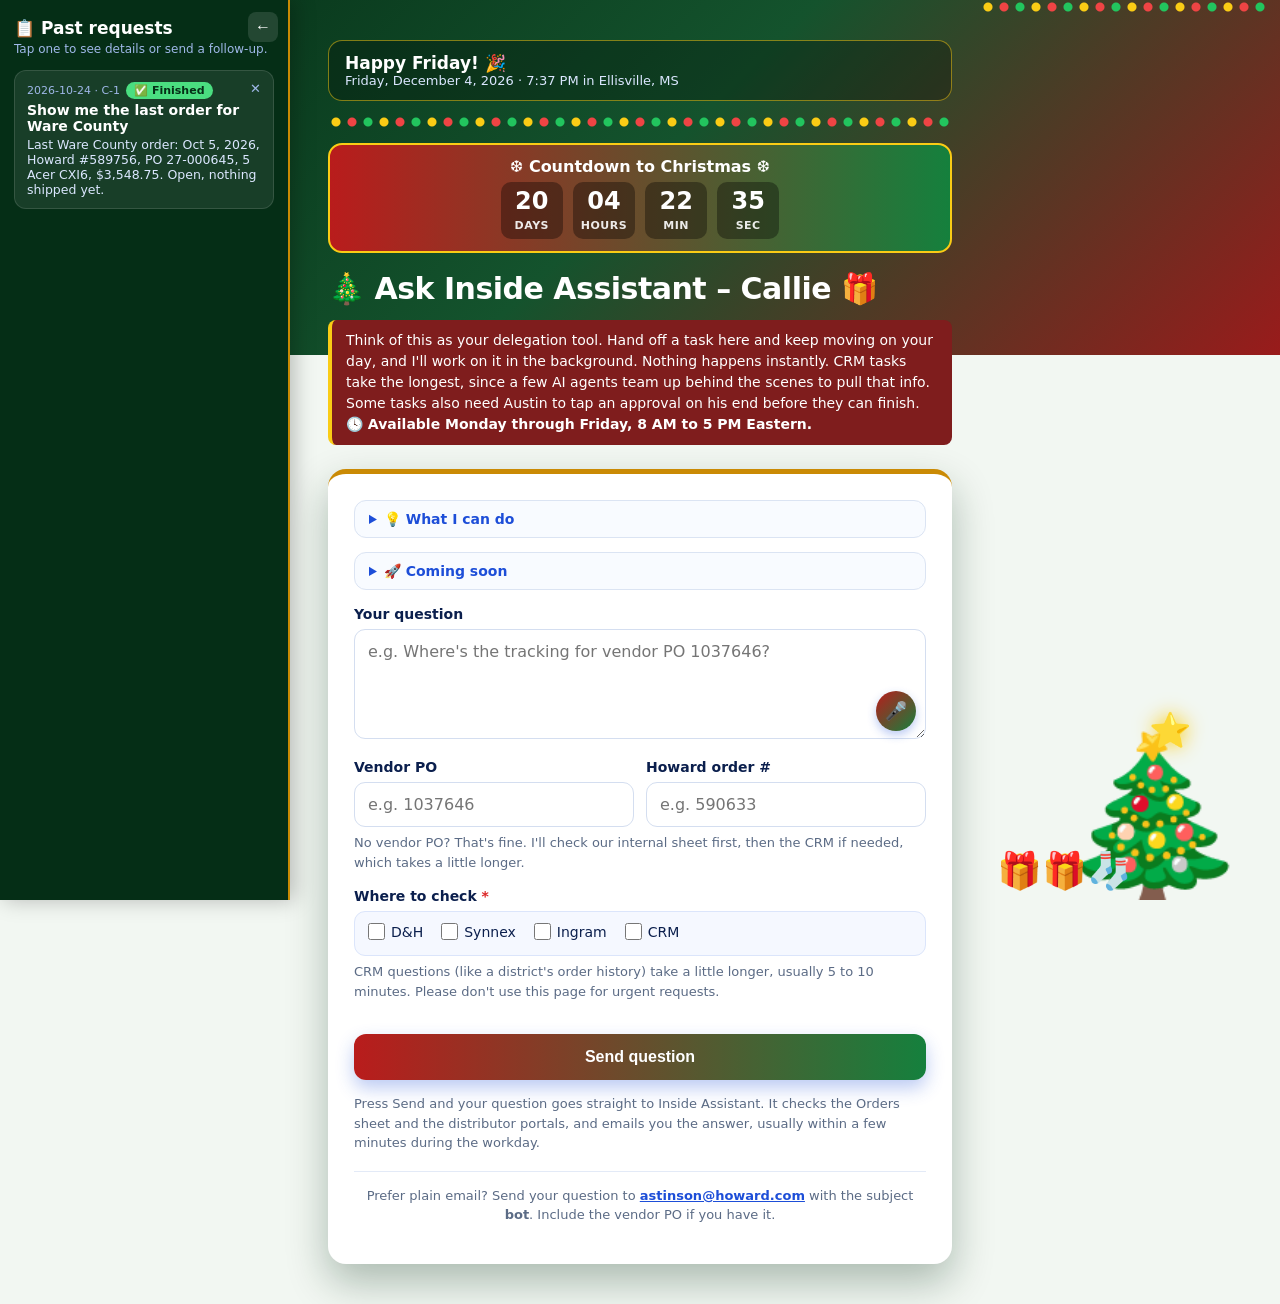
<file: ask/index.html>
<!doctype html><html lang="en"><head><meta charset="utf-8"><meta http-equiv="Cache-Control" content="no-cache, no-store, must-revalidate"><meta http-equiv="Pragma" content="no-cache"><meta http-equiv="Expires" content="0"><meta name="viewport" content="width=device-width,initial-scale=1">
<title>Ask Inside Assistant – Callie</title>
<style>
:root{--g:#1d4ed8;--g2:#0ea5e9;--bg:#eef3fb}
*{box-sizing:border-box}body{margin:0;font-family:system-ui,-apple-system,Segoe UI,Roboto,sans-serif;background:linear-gradient(135deg,#0b1f4d,#1d4ed8) top/100% 260px no-repeat,var(--bg);color:#0f172a;min-height:100vh}
.wrap{max-width:660px;margin:0 auto;padding:40px 18px}
h1{margin:0 0 6px;font-size:30px;color:#fff;letter-spacing:-.5px}h1::before{content:"\26A1  ";}
p.sub{margin:0 0 26px;color:#fff;font-size:16px;line-height:1.5}
.card{background:#fff;border-radius:18px;box-shadow:0 18px 40px rgba(11,31,77,.22);padding:26px;border-top:5px solid var(--g2)}
label{display:block;font-weight:650;font-size:14px;margin:16px 0 7px;color:#0b1f4d}
input,textarea{width:100%;padding:12px 13px;border:1.5px solid #d4def0;border-radius:11px;font:inherit;transition:.15s}
input:focus,textarea:focus{outline:0;border-color:var(--g);box-shadow:0 0 0 4px rgba(29,78,216,.15)}
input[type=checkbox]{accent-color:var(--g);width:17px!important;height:17px}
textarea{min-height:110px;resize:vertical}.row{display:flex;gap:12px}.row>div{flex:1}
.chips{display:flex;flex-wrap:wrap;gap:8px;margin-top:4px}
.chip{border:1px solid #bfd3fb;background:#eaf1ff;color:var(--g);border-radius:999px;padding:8px 13px;font-size:13px;cursor:pointer;transition:.15s}
.chip:hover{background:var(--g);color:#fff;border-color:var(--g)}
.dist{background:#f5f8ff;border:1px solid #dbe5fb;border-radius:11px;padding:11px 13px}
button.go{margin-top:20px;width:100%;padding:14px;border:0;border-radius:12px;background:linear-gradient(90deg,var(--g),var(--g2));color:#fff;font-size:16px;font-weight:700;cursor:pointer;box-shadow:0 8px 18px rgba(29,78,216,.3);transition:.15s}
button.go:hover{transform:translateY(-1px);box-shadow:0 12px 24px rgba(29,78,216,.38)}
.note{font-size:13px;color:#5b6b85;margin-top:14px;line-height:1.5}
</style><style>
#hist{position:fixed;left:0;top:0;bottom:0;width:290px;background:#0b1f4d;color:#fff;overflow-y:auto;padding:18px 14px;z-index:20;transform:translateX(-100%);transition:.25s;box-shadow:4px 0 20px rgba(0,0,0,.25)}
#hist.open{transform:none}
#htog{position:fixed;left:12px;top:12px;z-index:21;background:#0ea5e9;color:#fff;border:0;border-radius:999px;padding:9px 14px;font-weight:700;font-size:14px;cursor:pointer;box-shadow:0 4px 12px rgba(0,0,0,.25)}
.hi{background:rgba(255,255,255,.08);border-radius:12px;padding:11px 12px;margin-bottom:10px;cursor:pointer;border:1px solid rgba(255,255,255,.12)}
.hi:hover{background:rgba(255,255,255,.15)}
.hi .d{font-size:11px;color:#9fb8e8}.hi .q{font-weight:600;font-size:14px;margin:3px 0}.hi .s{font-size:12.5px;color:#dbe7ff}
.st{display:inline-block;font-size:11px;font-weight:700;border-radius:999px;padding:2px 8px;margin-left:6px;background:#facc15;color:#422006}.st.done{background:#4ade80;color:#052e16}
.hd{display:none;margin-top:8px;font-size:13px;white-space:pre-wrap;color:#fff;border-top:1px solid rgba(255,255,255,.15);padding-top:8px}
.hi.x .hd{display:block}
.hdel{float:right;background:none;border:0;color:#9fb8e8;font-size:13px;line-height:1;padding:4px 6px;margin:-4px -6px 0 6px;cursor:pointer;border-radius:6px}.hdel:hover{color:#fff;background:rgba(255,255,255,.15)}
.fu{margin-top:8px;background:#0ea5e9;color:#fff;border:0;border-radius:8px;padding:6px 10px;font-size:12.5px;font-weight:700;cursor:pointer}
@media(min-width:1100px){#hist{transform:none}#htog{display:none}.wrap{margin-left:max(310px,calc(50% - 330px))}}
#hx{position:absolute;top:12px;right:10px;background:rgba(255,255,255,.12);border:0;color:#fff;border-radius:8px;width:30px;height:30px;font-size:16px;cursor:pointer}#hx:hover{background:rgba(255,255,255,.25)}body.hclosed #hist{transform:translateX(-100%)!important}body.hclosed #htog{display:block!important}body.hclosed .wrap{margin-left:auto!important}
@media(max-width:1099px){#hist{padding-top:64px}body:has(#hist.open) #htog{display:none}}</style><link rel="stylesheet" href="../theme.css?v=20261101t"></head><body><button id="htog" type="button">&#128203; Past requests</button><aside id="hist"><button id="hx" type="button" title="Hide">&#8592;</button><div style="font-weight:800;font-size:17px;margin:0 0 4px">&#128203; Past requests</div><div style="font-size:12px;color:#9fb8e8;margin-bottom:14px">Tap one to see details or send a follow-up.</div><div id="hlist"><div style="font-size:13px;color:#9fb8e8">Loading...</div></div></aside>
<script>(function(){var h=document.getElementById('hist');document.getElementById('htog').onclick=function(){h.classList.toggle('open')};
function esc(t){return String(t).replace(/[&<>"]/g,function(c){return{'&':'&amp;','<':'&lt;','>':'&gt;','"':'&quot;'}[c]})}
var K='fdLocalReq:'+location.pathname,SV=[];var KD='fdDelReq:'+location.pathname,ST=[];function DG(){try{return JSON.parse(localStorage.getItem(KD))||[]}catch(e){return[]}}function RK(r){return r.rid||(String(r.date).slice(0,10)+'|'+String(r.question).trim())}function NQ(t){return String(t||'').toLowerCase().replace(/[^a-z0-9$]+/g,' ').trim()}function FIN(r){return ST.some(function(x){if(x.rid&&r.rid&&x.rid===r.rid)return true;if(!x.question)return false;return NQ(x.question)===NQ(r.question)&&(!x.date||String(r.date).slice(0,10)===x.date)&&(!x.po||String(r.summary||'').indexOf('PO '+x.po)>=0)})}function LG(){try{return JSON.parse(localStorage.getItem(K))||[]}catch(e){return[]}}function LS(v){try{localStorage.setItem(K,JSON.stringify(v))}catch(e){}}
function REN(a){var L=document.getElementById('hlist');if(!a.length){L.innerHTML='<div style="font-size:13px;color:#9fb8e8">No requests yet.</div>';return}
var dl=DG();a=a.filter(function(r){return dl.indexOf(RK(r))<0}).map(function(r){return FIN(r)&&!/finished/i.test(r.status)?Object.assign({},r,{status:'\u2705 Finished'}):r});a.sort(function(x,y){return y.date<x.date?-1:1});L.innerHTML=a.map(function(r){var dn=/finished|done|sent|answered/i.test(r.status);return '<div class="hi" data-id="'+esc(r.id)+'" data-k="'+esc(RK(r))+'"><div class="d"><button class="hdel" type="button" title="Delete this request" aria-label="Delete this request">&#10005;</button>'+esc(r.date)+' &middot; '+esc(r.id)+'<span class="st'+(dn?' done':'')+'">'+esc(r.status)+'</span></div><div class="q">'+esc(r.question.length>70?r.question.slice(0,70)+'...':r.question)+'</div><div class="s">'+esc(r.summary)+'</div><div class="hd"><b>You asked:</b>\n'+esc(r.question)+(r.answer?'\n\n<b>Answer:</b>\n'+esc(r.answer):'')+'\n<button class="fu" type="button">Follow up on this</button></div></div>'}).join('');
L.querySelectorAll('.hi').forEach(function(el){el.onclick=function(e){if(e.target.classList.contains('hdel')){e.stopPropagation();if(confirm('Delete this request from your list?')){var v=DG();v.push(el.dataset.k);try{localStorage.setItem(KD,JSON.stringify(v))}catch(x){}MRG()}return}if(e.target.classList.contains('fu')){var q=document.getElementById('q');q.value='Follow-up on '+el.dataset.id+': ';window.FU=el.dataset.id;h.classList.remove('open');q.focus();q.scrollIntoView({behavior:'smooth',block:'center'});return}el.classList.toggle('x')}})}
function MRG(){var lc=LG().filter(function(l){return !SV.some(function(r){return String(r.question).trim()===String(l.question).trim()&&String(r.date).slice(0,10)===String(l.date).slice(0,10)})});LS(lc);REN(lc.concat(SV))}
window.HADD=function(e){var v=LG();v.push(e);LS(v);MRG()};
function GST(){fetch('status.json?'+Date.now(),{cache:'no-store'}).then(r=>r.json()).then(function(j){ST=j.finished||[];MRG()}).catch(function(){})}GST();setInterval(GST,60000);document.addEventListener('visibilitychange',function(){if(!document.hidden)GST()});fetch('history.json?'+Date.now()).then(r=>r.json()).then(function(a){SV=a;MRG()}).catch(function(){if(LG().length){MRG()}else document.getElementById('hlist').innerHTML='<div style="font-size:13px;color:#9fb8e8">Couldn\'t load past requests.</div>'})})();</script>
<div class="wrap">
<div id="hello" style="background:rgba(255,255,255,.12);border:1px solid rgba(255,255,255,.25);border-radius:14px;padding:12px 16px;margin:0 0 18px;color:#fff;display:flex;justify-content:space-between;align-items:center;gap:12px;flex-wrap:wrap"><div><div id="hmsg" style="font-weight:700;font-size:17px"></div><div id="hdt" style="font-size:13px;color:#dbe7ff"></div></div><div id="hwx" style="font-size:15px;font-weight:600;white-space:nowrap"></div></div>
<script>(function(){var tz="America/Chicago";function tick(){var n=new Date();var wd=n.toLocaleDateString("en-US",{weekday:"long",timeZone:tz});var hr=+n.toLocaleString("en-US",{hour:"numeric",hour12:false,timeZone:tz});var g=hr<12?"Good morning":hr<17?"Good afternoon":"Good evening";var m=wd==="Wednesday"?"Happy Hump Day! \uD83D\uDC2A":wd==="Friday"?"Happy Friday! \uD83C\uDF89":g+"!";document.getElementById("hmsg").textContent=m;document.getElementById("hdt").textContent=n.toLocaleDateString("en-US",{weekday:"long",month:"long",day:"numeric",year:"numeric",timeZone:tz})+" \u00B7 "+n.toLocaleTimeString("en-US",{hour:"numeric",minute:"2-digit",timeZone:tz})+" in Ellisville, MS";}tick();setInterval(tick,30000);
var ic={0:"\u2600\uFE0F",1:"\uD83C\uDF24\uFE0F",2:"\u26C5",3:"\u2601\uFE0F",45:"\uD83C\uDF2B\uFE0F",48:"\uD83C\uDF2B\uFE0F",51:"\uD83C\uDF26\uFE0F",53:"\uD83C\uDF26\uFE0F",55:"\uD83C\uDF26\uFE0F",61:"\uD83C\uDF27\uFE0F",63:"\uD83C\uDF27\uFE0F",65:"\uD83C\uDF27\uFE0F",80:"\uD83C\uDF26\uFE0F",81:"\uD83C\uDF27\uFE0F",82:"\uD83C\uDF27\uFE0F",95:"\u26C8\uFE0F",96:"\u26C8\uFE0F",99:"\u26C8\uFE0F"};
fetch("https://api.open-meteo.com/v1/forecast?latitude=31.6038&longitude=-89.1956&current=temperature_2m,weather_code&daily=temperature_2m_max,temperature_2m_min&temperature_unit=fahrenheit&timezone=America%2FChicago&forecast_days=1").then(r=>r.json()).then(d=>{var c=d.current;document.getElementById("hwx").textContent=(ic[c.weather_code]||"\uD83C\uDF21\uFE0F")+" "+Math.round(c.temperature_2m)+"\u00B0F \u00B7 H "+Math.round(d.daily.temperature_2m_max[0])+"\u00B0 L "+Math.round(d.daily.temperature_2m_min[0])+"\u00B0";}).catch(()=>{});})();</script>
<div id="cd" aria-live="off"></div>
<h1>Ask Inside Assistant – Callie</h1>
<p style="margin:14px 0 24px;color:#fff;background:#1e3a8a;border-left:4px solid #0ea5e9;border-radius:8px;padding:10px 14px;font-size:14px;line-height:1.5">Think of this as your delegation tool. Hand off a task here and keep moving on your day, and I'll work on it in the background. Nothing happens instantly. CRM tasks take the longest, since a few AI agents team up behind the scenes to pull that info. Some tasks also need Austin to tap an approval on his end before they can finish.<br><b>&#128339; Available Monday through Friday, 8 AM to 5 PM Eastern.</b></p>
<div class="card">
<details class="cando" style="margin:0 0 14px;border:1px solid #dbe4f3;border-radius:12px;padding:10px 14px;background:#f8fbff"><summary style="cursor:pointer;font-weight:700;color:#1d4ed8;font-size:14px">&#128161; What I can do</summary><ul style="margin:8px 0 2px;padding-left:20px;font-size:14px;line-height:1.7;color:#334155">
<li>Order status, tracking, delivery and serial numbers</li>
<li>Why an order is on hold and what's still open on a PO</li>
<li>Check D&amp;H, Synnex and Ingram for shipping details</li>
<li>District order history from the CRM</li>
<li>Build spreadsheets with whatever information you need.</li>
<li>Build pipelines, like open quotes and upcoming orders by district</li>
<li>Enter CRM notes for you (they'll show as entered by Austin)</li>
</ul></details><details class="soon" style="margin:0 0 14px;border:1px solid #dbe4f3;border-radius:12px;padding:10px 14px;background:#f8fbff"><summary style="cursor:pointer;font-weight:700;color:#1d4ed8;font-size:14px">&#128640; Coming soon</summary><ul style="margin:8px 0 2px;padding-left:20px;font-size:14px;line-height:1.7;color:#334155"><li>Deal registration automation (Acer first)</li><li>Smartsheet automation</li></ul></details><label for="q">Your question</label>
<div style="position:relative"><textarea id="q" placeholder="e.g. Where's the tracking for vendor PO 1037646?"></textarea><button type="button" id="mic" title="Speak your question" style="position:absolute;right:10px;bottom:12px;width:40px;height:40px;border-radius:50%;border:0;background:linear-gradient(135deg,#1d4ed8,#0ea5e9);color:#fff;font-size:18px;cursor:pointer;box-shadow:0 4px 10px rgba(29,78,216,.3)">&#127908;</button></div><div id="micmsg" class="note" style="margin-top:6px;display:none"></div>
<div class="row"><div><label for="p">Vendor PO</label><input id="p" placeholder="e.g. 1037646"></div><div><label for="ho">Howard order #</label><input id="ho" placeholder="e.g. 590633"></div></div><p class="note" style="margin-top:6px">No vendor PO? That's fine. I'll check our internal sheet first, then the CRM if needed, which takes a little longer.</p>
<label>Where to check <span style="color:#dc2626">*</span></label><div class="dist"><label style="display:inline-flex;align-items:center;gap:6px;font-weight:400;margin:0 18px 0 0"><input type="checkbox" name="dist" value="D&H" style="width:auto;margin:0">D&amp;H</label><label style="display:inline-flex;align-items:center;gap:6px;font-weight:400;margin:0 18px 0 0"><input type="checkbox" name="dist" value="Synnex" style="width:auto;margin:0">Synnex</label><label style="display:inline-flex;align-items:center;gap:6px;font-weight:400;margin:0 18px 0 0"><input type="checkbox" name="dist" value="Ingram" style="width:auto;margin:0">Ingram</label><label style="display:inline-flex;align-items:center;gap:6px;font-weight:400;margin:0 18px 0 0"><input type="checkbox" name="dist" value="CRM" style="width:auto;margin:0">CRM</label></div><div id="distwarn" class="note" style="display:none;color:#dc2626;font-weight:600;margin-top:6px">Please check at least one box.</div><p class="note" style="margin-top:6px">CRM questions (like a district's order history) take a little longer, usually 5 to 10 minutes. Please don't use this page for urgent requests.</p>
<button class="go" id="go">Send question</button>
<p class="note">Press Send and your question goes straight to Inside Assistant. It checks the Orders sheet and the distributor portals, and emails you the answer, usually within a few minutes during the workday.</p><p class="note" style="text-align:center;margin-top:18px;padding-top:14px;border-top:1px solid #e3eaf7">Prefer plain email? Send your question to <a href="mailto:astinson@howard.com?subject=bot" style="color:#1d4ed8;font-weight:600">astinson@howard.com</a> with the subject <b>bot</b>. Include the vendor PO if you have it.</p>
</div></div>
<script>
document.querySelectorAll('.chip').forEach(c=>c.onclick=()=>{q.value=c.textContent;q.focus()});
go.onclick=()=>{const t=q.value.trim();if(!t){q.focus();return}if(!document.querySelector('input[name=dist]:checked')){var w=document.getElementById('distwarn');w.style.display='block';document.querySelector('.dist').scrollIntoView({behavior:'smooth',block:'center'});return}document.getElementById('distwarn').style.display='none';
let b=t+"\n";if(p.value.trim())b+="\nVendor PO: "+p.value.trim();var hv=document.getElementById("ho").value.trim();if(hv)b+="\nHoward order: "+hv;var dv=[...document.querySelectorAll('input[name=dist]:checked')].map(x=>x.value).join(", ");if(dv)b+="\nCheck: "+dv;
b+="\n\n(sent from Ask Inside Assistant)";
var rid="G-"+Date.now().toString(36).toUpperCase();go.disabled=true;go.textContent="Sending...";fetch("https://formsubmit.co/ajax/howard-mailwatch@mail.grokbot.com",{method:"POST",headers:{"Content-Type":"application/json","Accept":"application/json"},body:JSON.stringify({_subject:"bot",_template:"basic",_captcha:"false",From:"Callie",Question:b,"Follow-up to":window.FU||"new request","Request ID":rid})}).then(r=>r.json()).then(j=>{if(String(j.success)!=="true")throw 0}).catch(function(){try{location.href="mailto:astinson@howard.com?subject=bot&body="+encodeURIComponent("From: Callie\nRequest ID: "+rid+(window.FU?"\nFollow-up to: "+window.FU:"")+"\n\n"+b)}catch(e){}}).then(()=>{go.textContent="Sent \u2713";try{var nd=new Date(),pt=function(o){return nd.toLocaleString("en-US",Object.assign({timeZone:"America/New_York"},o))},ds=pt({year:"numeric"})+"-"+pt({month:"2-digit"})+"-"+pt({day:"2-digit"})+" "+pt({hour:"numeric",minute:"2-digit"})+" ET",sm=[p.value.trim()?"PO "+p.value.trim():"",hv?"Howard order "+hv:"",dv?"Check: "+dv:""].filter(Boolean).join(" \u00B7 ");window.HADD&&window.HADD({rid:rid,id:window.FU?"Follow-up "+window.FU:"New",date:ds,question:t,check:dv,status:"Submitted, awaiting answer",summary:sm})}catch(e){}q.value="";p.value="";document.getElementById("ho").value="";setTimeout(()=>{go.disabled=false;go.textContent="Send question"},4000)}).catch(()=>{go.disabled=false;go.textContent="Send question"});};
</script><script>(function(){var R=window.SpeechRecognition||window.webkitSpeechRecognition,b=document.getElementById('mic'),m=document.getElementById('micmsg'),q=document.getElementById('q');
if(!R){b.onclick=function(){m.style.display='block';m.textContent="Voice input isn't supported in this browser. Try Chrome, Edge or Safari, or use your phone keyboard's mic.";};return;}
var r=new R(),on=false,base='';r.lang='en-US';r.interimResults=true;r.continuous=true;
r.onresult=function(e){var t='';for(var i=0;i<e.results.length;i++)t+=e.results[i][0].transcript;q.value=(base?base+' ':'')+t;};
r.onend=function(){on=false;b.style.background='linear-gradient(135deg,#1d4ed8,#0ea5e9)';m.style.display='none';};
r.onerror=function(e){m.style.display='block';m.textContent='Mic error: '+e.error+'. Check that the browser has microphone permission.';};
b.onclick=function(){if(on){r.stop();return;}base=q.value.trim();r.start();on=true;b.style.background='#dc2626';m.style.display='block';m.textContent='Listening... tap the mic again when you\'re done.';};})();</script><script>(function(){var b=document.body,h=document.getElementById('hist');document.getElementById('hx').onclick=function(){h.classList.remove('open');if(innerWidth>=1100)b.classList.add('hclosed')};document.getElementById('htog').addEventListener('click',function(){if(b.classList.contains('hclosed')){b.classList.remove('hclosed');h.classList.remove('open')}})})();</script><script src="../theme.js?v=20261101t"></script></body></html>
</file>
<file: theme.css>
/* Seasonal themes: body.theme-halloween / theme-thanksgiving / theme-christmas */
.wrap{position:relative;z-index:1}
#fx{position:fixed;inset:0;pointer-events:none;z-index:0;overflow:hidden}
#fx span{position:absolute;top:-40px;opacity:.75;animation:fxfall linear infinite;will-change:transform}
@keyframes fxfall{0%{transform:translate(0,-40px) rotate(0)}100%{transform:translate(var(--dx,40px),110vh) rotate(var(--r,360deg))}}
body.theme-halloween #fx span{animation-name:fxfloat;top:auto;bottom:-40px}
@keyframes fxfloat{0%{transform:translate(0,0)}50%{transform:translate(var(--dx,40px),-55vh)}100%{transform:translate(0,-115vh)}}
@media(prefers-reduced-motion:reduce){#fx{display:none}}
#cd{display:none;border-radius:14px;padding:12px 16px;margin:0 0 18px;color:#fff;text-align:center;font-weight:700}
body[class*="theme-"] #cd{display:block}
#cd .t{font-size:16px;margin-bottom:6px}
#cd .n{display:flex;justify-content:center;gap:10px;flex-wrap:wrap}
#cd .n div{min-width:62px;border-radius:10px;padding:6px 8px;background:rgba(0,0,0,.35)}
#cd .n b{display:block;font-size:24px;line-height:1.1}#cd .n small{font-size:11px;font-weight:600;opacity:.9;text-transform:uppercase;letter-spacing:.5px}
#cd .big{font-size:24px}
/* ---- Halloween ---- */
body.theme-halloween{--g:#ea580c;--g2:#7c3aed;--bg:#1a1026;background:linear-gradient(135deg,#0a0a0a,#3b0764 55%,#c2410c) top/100% 330px no-repeat,var(--bg)}
body.theme-halloween h1::before{content:"\1F383  "}body.theme-halloween h1::after{content:"  \1F987"}
body.theme-halloween .card{border-top:5px solid #f97316;box-shadow:0 18px 40px rgba(0,0,0,.55)}
body.theme-halloween #hello{background:rgba(0,0,0,.4)!important;border-color:rgba(249,115,22,.55)!important}
body.theme-halloween .wrap>p{background:#2e1065!important;border-left-color:#f97316!important}
body.theme-halloween #cd{background:linear-gradient(90deg,#c2410c,#6d28d9);border:2px solid #fb923c}
body.theme-halloween #hist{background:#140a1f;border-right:2px solid #f97316}
body.theme-halloween #htog,body.theme-halloween .fu{background:#ea580c}
body.theme-halloween #mic{background:linear-gradient(135deg,#ea580c,#7c3aed)!important}
body.theme-halloween .note{color:#475569}
/* ---- Thanksgiving ---- */
body.theme-thanksgiving{--g:#b45309;--g2:#d97706;--bg:#fbf3e6;background:linear-gradient(135deg,#431407,#9a3412 55%,#b45309) top/100% 330px no-repeat,var(--bg)}
body.theme-thanksgiving h1::before{content:"\1F983  "}body.theme-thanksgiving h1::after{content:"  \1F342"}
body.theme-thanksgiving .card{border-top:5px solid #d97706}
body.theme-thanksgiving #hello{background:rgba(0,0,0,.25)!important;border-color:rgba(253,186,116,.5)!important}
body.theme-thanksgiving .wrap>p{background:#7c2d12!important;border-left-color:#fbbf24!important}
body.theme-thanksgiving #cd{background:linear-gradient(90deg,#9a3412,#b45309);border:2px solid #fbbf24}
body.theme-thanksgiving #hist{background:#3b1a0a;border-right:2px solid #d97706}
body.theme-thanksgiving #htog,body.theme-thanksgiving .fu{background:#c2410c}
body.theme-thanksgiving #mic{background:linear-gradient(135deg,#b45309,#d97706)!important}
body.theme-thanksgiving .chip{background:#fff3e0;border-color:#f5c48a}
/* ---- Christmas ---- */
body.theme-christmas{--g:#b91c1c;--g2:#15803d;--bg:#f2f7f2;background:linear-gradient(135deg,#052e16,#14532d 50%,#991b1b) top/100% 355px no-repeat,var(--bg)}
body.theme-christmas h1::before{content:"\1F384  "}body.theme-christmas h1::after{content:"  \1F381"}
body.theme-christmas .card{border-top:5px solid #ca8a04;box-shadow:0 18px 40px rgba(5,46,22,.3)}
body.theme-christmas #hello{background:rgba(0,0,0,.25)!important;border-color:rgba(250,204,21,.5)!important}
body.theme-christmas .wrap>p{background:#7f1d1d!important;border-left-color:#facc15!important}
body.theme-christmas #cd{background:linear-gradient(90deg,#b91c1c,#15803d);border:2px solid #facc15}
body.theme-christmas #hist{background:#052e16;border-right:2px solid #ca8a04}
body.theme-christmas #htog,body.theme-christmas .fu{background:#b91c1c}
body.theme-christmas #mic{background:linear-gradient(135deg,#b91c1c,#15803d)!important}
body.theme-christmas #fx span{color:#fff;text-shadow:0 0 3px #94a3b8}
.lights{height:14px;margin:-4px 0 14px;background:radial-gradient(circle,#ef4444 4px,transparent 5px) 0 0/48px 14px,radial-gradient(circle,#22c55e 4px,transparent 5px) 16px 0/48px 14px,radial-gradient(circle,#facc15 4px,transparent 5px) 32px 0/48px 14px;animation:tw 1.6s steps(2) infinite}
@keyframes tw{50%{filter:brightness(.55)}}@media(prefers-reduced-motion:reduce){.lights{animation:none}}
@media(max-width:600px){h1{font-size:25px}#cd .n div{min-width:56px}#cd .n b{font-size:20px}}
/* Halloween intro */
#intro{position:fixed;inset:0;z-index:50;pointer-events:none;overflow:hidden;background:rgba(10,0,20,.35);animation:infade 6.6s forwards}
@keyframes infade{0%,85%{opacity:1}100%{opacity:0}}
#intro .sp{position:absolute;top:0;font-size:38px;text-align:center;animation:drop 5s ease-in-out forwards}
#intro .sp::before{content:"";position:absolute;left:50%;bottom:100%;width:1px;height:100vh;background:rgba(255,255,255,.7)}
@keyframes drop{0%{transform:translateY(-60px)}35%{transform:translateY(var(--y))}45%{transform:translateY(calc(var(--y) - 14px))}55%{transform:translateY(var(--y))}85%{transform:translateY(var(--y))}100%{transform:translateY(-80px)}}
#intro .wave{position:absolute;left:50%;top:100%;transform:translateX(-50%);white-space:nowrap;font:700 15px system-ui;color:#fed7aa;opacity:0;animation:wv 5s forwards}
@keyframes wv{0%,38%{opacity:0}45%,80%{opacity:1}90%,100%{opacity:0}}
#intro .cr{position:absolute;bottom:8%;font-size:26px;animation:crawl 5s linear forwards}
@keyframes crawl{from{left:-40px}to{left:105%}}
#intro .witch{position:absolute;top:22%;left:-90px;font-size:64px;animation:fly 4.2s .6s ease-in-out forwards;transform:scaleX(-1)}
@keyframes fly{0%{left:-90px;top:30%}50%{top:14%}100%{left:110%;top:24%}}
#intro .spk{position:absolute;font-size:18px;opacity:0;animation:spk 1.4s forwards}
@keyframes spk{0%{opacity:1;transform:scale(1)}100%{opacity:0;transform:scale(.2) translateY(30px)}}
#intro .skip{position:absolute;bottom:14px;left:0;right:0;text-align:center;color:#fff;font:600 13px system-ui;opacity:.8}
/* Ambient whitespace animations (desktop only) */
.amb{position:fixed;pointer-events:none;z-index:2;font-size:40px;line-height:1}
@media(max-width:1099px){.amb{display:none}}@media(prefers-reduced-motion:reduce){.amb{display:none}}
.amb.cross{animation:ambx var(--t,7s) linear forwards}@keyframes ambx{from{transform:translateX(0)}to{transform:translateX(var(--w))}}
.amb.flap{animation:ambx var(--t,6s) linear forwards,flap .35s ease-in-out infinite alternate}@keyframes flap{to{margin-top:-14px}}
.amb.drop::before{content:"";position:absolute;left:50%;bottom:100%;width:1px;height:100vh;background:rgba(255,255,255,.6)}
.amb.drop{animation:ambd 6s ease-in-out forwards}@keyframes ambd{0%{transform:translateY(-100vh)}30%,75%{transform:translateY(0)}40%{transform:translateY(-12px)}100%{transform:translateY(-100vh)}}
.amb.drift{animation:ambg 8s ease-in-out forwards}@keyframes ambg{0%{opacity:0;transform:translate(0,0)}20%,80%{opacity:.85}50%{transform:translate(30px,-40px)}100%{opacity:0;transform:translate(-10px,-90px)}}
.amb.peek{animation:ambp 5s ease-in-out forwards}@keyframes ambp{0%,100%{transform:translateY(80px)}25%,75%{transform:translateY(0)}}
.amb.wave{animation:ambw 6s ease-in-out forwards}@keyframes ambw{0%,100%{opacity:0;transform:scale(.6)}15%,85%{opacity:1;transform:scale(1)}30%,50%,70%{transform:rotate(-10deg)}40%,60%{transform:rotate(10deg)}}
.amb.strut{animation:ambx var(--t,9s) linear forwards,strut .4s ease-in-out infinite alternate}@keyframes strut{to{margin-top:-6px}}
.amb.flip{transform-origin:center}.amb.flip>i{display:inline-block;transform:scaleX(-1);font-style:normal}


/* Jack-o'-lantern burst */
#intro .pk{position:absolute;left:50%;top:50%;width:min(170px,38vw);margin-left:calc(min(170px,38vw)/-2);margin-top:calc(min(170px,38vw)/-2);animation:pkdrop 2.35s .3s both;filter:drop-shadow(0 0 18px rgba(251,146,60,.75))}
#intro .pk svg{width:100%;height:auto;display:block}
@keyframes pkdrop{0%{transform:translateY(-75vh)}40%{transform:translateY(0) scale(1.08,.9)}48%{transform:scale(.95,1.05)}55%{transform:rotate(-9deg)}63%{transform:rotate(9deg)}71%{transform:rotate(-6deg)}79%{transform:rotate(4deg) scale(1)}90%{transform:scale(1.12);filter:drop-shadow(0 0 40px #fde047) brightness(1.5)}99%{transform:scale(1.3);opacity:1}100%{transform:scale(1.5);opacity:0}}
#intro .fl{animation:flk .15s infinite alternate}@keyframes flk{from{opacity:.75}to{opacity:1}}
#intro .cf{position:absolute;left:50%;top:50%;border-radius:2px;will-change:transform,opacity}
#intro .hig{position:absolute;left:0;right:0;top:50%;text-align:center;transform:translateY(-50%) scale(0);font:900 clamp(34px,9vw,80px)/1.1 system-ui,sans-serif;color:#fff;-webkit-text-stroke:2px #3b0764;text-shadow:0 0 12px #f97316,0 0 28px #f97316,0 0 48px #a855f7,0 4px 0 #000;animation:hipop 3s 2.6s both}
@keyframes hipop{0%{transform:translateY(-50%) scale(0);opacity:0}12%{transform:translateY(-50%) scale(1.25);opacity:1}22%{transform:translateY(-50%) scale(1)}85%{transform:translateY(-50%) scale(1);opacity:1}100%{transform:translateY(-50%) scale(1.1);opacity:0}}
/* Side-space phrases */
.amb.phr{font:900 26px/1.15 "Creepster","Chiller","Impact",system-ui,sans-serif;color:#fff;white-space:normal;text-align:center;letter-spacing:.5px;animation:phr var(--t,12s) ease-in-out forwards}
body.theme-halloween .amb.phr{color:#fed7aa;text-shadow:0 0 8px #f97316,0 0 18px #a855f7,0 2px 0 #000}
body.theme-thanksgiving .amb.phr{color:#fff7ed;text-shadow:0 0 8px #ea580c,0 0 16px #b45309,0 2px 0 #431407}
body.theme-christmas .amb.phr{color:#fff;text-shadow:0 0 8px #dc2626,0 0 16px #16a34a,0 2px 0 #052e16}
@keyframes phr{0%{opacity:0;transform:translateY(0) rotate(var(--r0,-8deg))}12%{opacity:1}50%{transform:translateY(calc(var(--up) / -2)) rotate(var(--r1,6deg))}88%{opacity:1}100%{opacity:0;transform:translateY(calc(var(--up) * -1)) rotate(var(--r0,-8deg))}}
#intro .witch{font-size:0;width:clamp(90px,26vw,150px);transform:none;filter:drop-shadow(0 0 8px rgba(16,185,129,.55))}
#intro .witch svg{overflow:visible;animation:bob .5s ease-in-out infinite alternate}@keyframes bob{to{transform:translateY(-8px) rotate(-3deg)}}
#intro .witch .cape{transform-origin:70px 40px;animation:ripple .3s ease-in-out infinite alternate}@keyframes ripple{to{transform:skewX(-10deg) scaleY(.92)}}
#intro .skip{left:50%;right:auto;bottom:18%;transform:translateX(-50%);white-space:nowrap;background:rgba(10,0,20,.82);color:#fff;font:800 18px system-ui,sans-serif;padding:10px 22px;border-radius:999px;border:2px solid #f97316;box-shadow:0 0 14px rgba(249,115,22,.75);opacity:1;z-index:5;animation:skp 1.4s ease-in-out infinite}
@keyframes skp{50%{box-shadow:0 0 26px rgba(249,115,22,1);transform:translateX(-50%) scale(1.06)}}
@media(max-width:600px){#intro .skip{font-size:16px;padding:9px 18px}}

#intro .skip{background:#ff7a00!important;color:#1a0a00!important;border-color:#ffd166!important;box-shadow:0 0 22px rgba(255,122,0,.95)!important}

/* Right-side corner decor + ambient witch */
#rdeco{position:fixed;top:0;height:100vh;pointer-events:none;z-index:1;overflow:hidden;display:none}
@media(max-width:1099px){#rdeco{display:none!important}}
#rdeco .moon{position:absolute;right:12%;top:70px;width:110px;height:110px;border-radius:50%;background:radial-gradient(circle at 40% 38%,#fffbeb,#fde68a 60%,#f59e0b);box-shadow:0 0 40px rgba(253,230,138,.55);opacity:.9}
#rdeco .mbat{position:absolute;top:110px;font-size:22px;animation:mbat 9s linear infinite}#rdeco .b2{top:140px;font-size:16px;animation-delay:-4.5s}
@keyframes mbat{0%{right:-30px}100%{right:110%}}
#rdeco .web{position:absolute;right:0;top:0;width:140px;transform-origin:100% 0;animation:sway 5s ease-in-out infinite alternate}
#rdeco .wsp{position:absolute;right:46px;top:150px;font-size:22px;animation:wsp 4s ease-in-out infinite alternate}#rdeco .wsp::before{content:"";position:absolute;left:50%;bottom:100%;height:150px;width:1px;background:rgba(255,255,255,.5)}
@keyframes sway{to{transform:rotate(4deg)}}@keyframes wsp{to{transform:translateY(40px)}}
#rdeco .tree{position:absolute;right:4%;bottom:0;font-size:150px;line-height:1;transform-origin:bottom;animation:sway 6s ease-in-out infinite alternate}
#rdeco .tl{position:absolute;top:-30px;font-size:22px;animation:fxfall 9s linear infinite}#rdeco .l1{right:20%}#rdeco .l2{right:45%;animation-delay:-3s}#rdeco .l3{right:70%;animation-delay:-6s}
#rdeco .pump{position:absolute;left:8%;bottom:10px;font-size:34px}
#rdeco .rl{position:absolute;top:0;left:0;right:0;margin:0}
#rdeco .xtree{position:absolute;right:6%;bottom:0;font-size:160px;line-height:1}#rdeco .gifts{position:absolute;left:6%;bottom:8px;font-size:36px}
#rdeco .star{position:absolute;right:calc(6% + 62px);bottom:150px;font-size:34px;animation:tw 1.6s ease-in-out infinite;filter:drop-shadow(0 0 10px #facc15)}
.amb.awitch{left:0;top:0;font-size:0;z-index:3;filter:drop-shadow(0 0 8px rgba(16,185,129,.55))}.amb.awitch svg{overflow:visible}
.amb.wspk{font-size:16px;animation:spk 1.3s forwards}
@media(prefers-reduced-motion:reduce){#rdeco *{animation:none!important}}

.amb.awitch{cursor:pointer}@media(max-width:1099px){.amb.awitch{display:none!important}}

body .amb.awitch.intro-on{display:block!important;z-index:56}
.amb.gwitch{left:0;top:0;font-size:0;z-index:3;cursor:pointer;transform-origin:50% 100%;filter:drop-shadow(0 0 8px rgba(244,114,182,.6))}.amb.gwitch svg{display:block;overflow:visible}
.gwb{position:absolute;left:50%;top:50%;width:170%;padding-top:170%;border-radius:50%;opacity:0;transform:translate(-50%,-50%) scale(0);background:radial-gradient(circle at 32% 28%,rgba(255,255,255,.85),rgba(255,255,255,0) 18%),radial-gradient(circle,rgba(251,207,232,.12) 55%,rgba(216,180,254,.45) 75%,rgba(244,114,182,.55) 100%);box-shadow:inset 0 0 18px rgba(255,255,255,.5),0 0 18px rgba(216,180,254,.6);overflow:hidden}
.gwb::after{content:"";position:absolute;inset:0;border-radius:50%;background:conic-gradient(from 0deg,rgba(255,182,193,.25),rgba(186,230,253,.25),rgba(221,214,254,.3),rgba(254,240,138,.2),rgba(255,182,193,.25));animation:shim 4s linear infinite;mix-blend-mode:screen}
@keyframes shim{to{transform:rotate(360deg)}}@media(prefers-reduced-motion:reduce){.gwb::after{animation:none}}
.gws{position:absolute;left:50%;bottom:calc(100% + 34px);transform:translateX(-30%);white-space:nowrap;background:#fff;color:#9d174d;font:800 15px system-ui,sans-serif;padding:7px 13px;border-radius:16px;border:2px solid #f472b6;box-shadow:0 0 12px rgba(244,114,182,.6);opacity:0;pointer-events:none}
.gws::after{content:"";position:absolute;left:24%;top:100%;border:8px solid transparent;border-top-color:#f472b6}
.monkey{display:inline-block;width:52px;vertical-align:middle;margin:-10px 0 -6px 8px;cursor:pointer}.monkey svg{display:block;overflow:visible}
.monkey .wl,.monkey .wr{transform:scale(0);transition:transform .6s cubic-bezier(.3,1.6,.5,1)}.monkey .wl{transform-origin:44px 58px}.monkey .wr{transform-origin:76px 58px}
.monkey.wings .wl,.monkey.wings .wr{transform:scale(1)}
.monkey.flying .wl{animation:wfl .18s ease-in-out infinite alternate}.monkey.flying .wr{animation:wfr .18s ease-in-out infinite alternate}
@keyframes wfl{to{transform:rotate(25deg)}}@keyframes wfr{to{transform:rotate(-25deg)}}
.monkey .al{transform-origin:44px 64px}.monkey .ar{transform-origin:76px 64px}.monkey.bang .al{animation:pl .3s ease-in infinite}.monkey.bang .ar{animation:pr .3s ease-in .15s infinite both}.monkey.bang svg{animation:thump .15s ease-out infinite;transform-origin:50% 100%}
@keyframes bng{to{transform:translate(0,-3px) scale(1.15)}}
@media(max-width:600px){.monkey{width:40px}}
@media(prefers-reduced-motion:reduce){.monkey *{animation:none!important;transition:none!important}}
.gws.wtalk{position:fixed;z-index:57;transform:none;bottom:auto;color:#065f46;border-color:#10b981;box-shadow:0 0 12px rgba(16,185,129,.6)}.gws.wtalk::after{border-top-color:#10b981}
@keyframes pl{0%,100%{transform:rotate(-55deg) translate(-4px,-6px)}45%{transform:rotate(8deg)}55%{transform:rotate(8deg)}}@keyframes pr{0%,100%{transform:rotate(55deg) translate(4px,-6px)}45%{transform:rotate(-8deg)}55%{transform:rotate(-8deg)}}@keyframes thump{0%{transform:translateY(0) scale(1.05,.93)}40%{transform:translateY(-3px) scale(.98,1.03)}100%{transform:translateY(0) scale(1,1)}}
.ptrio{display:none}
@media(max-width:1099px){.ptrio{display:inline-flex;align-items:flex-end;gap:4px;vertical-align:middle;margin:-8px 0 -6px 4px;pointer-events:none}.ptrio .pw{width:46px}.ptrio .pg{width:24px}.ptrio svg{display:block}
h1>.monkey,.ptrio .pw,.ptrio .pg{animation:pdrop 1s cubic-bezier(.3,1.5,.5,1) both}.ptrio .pw{animation-delay:.15s}.ptrio .pg{animation-delay:.3s}
@keyframes pdrop{0%{transform:translateY(-110vh) rotate(-20deg);opacity:0}10%{opacity:1}100%{transform:none;opacity:1}}}
@media(max-width:1099px) and (prefers-reduced-motion:reduce){h1>.monkey,.ptrio .pw,.ptrio .pg{animation:none}}
</file>
